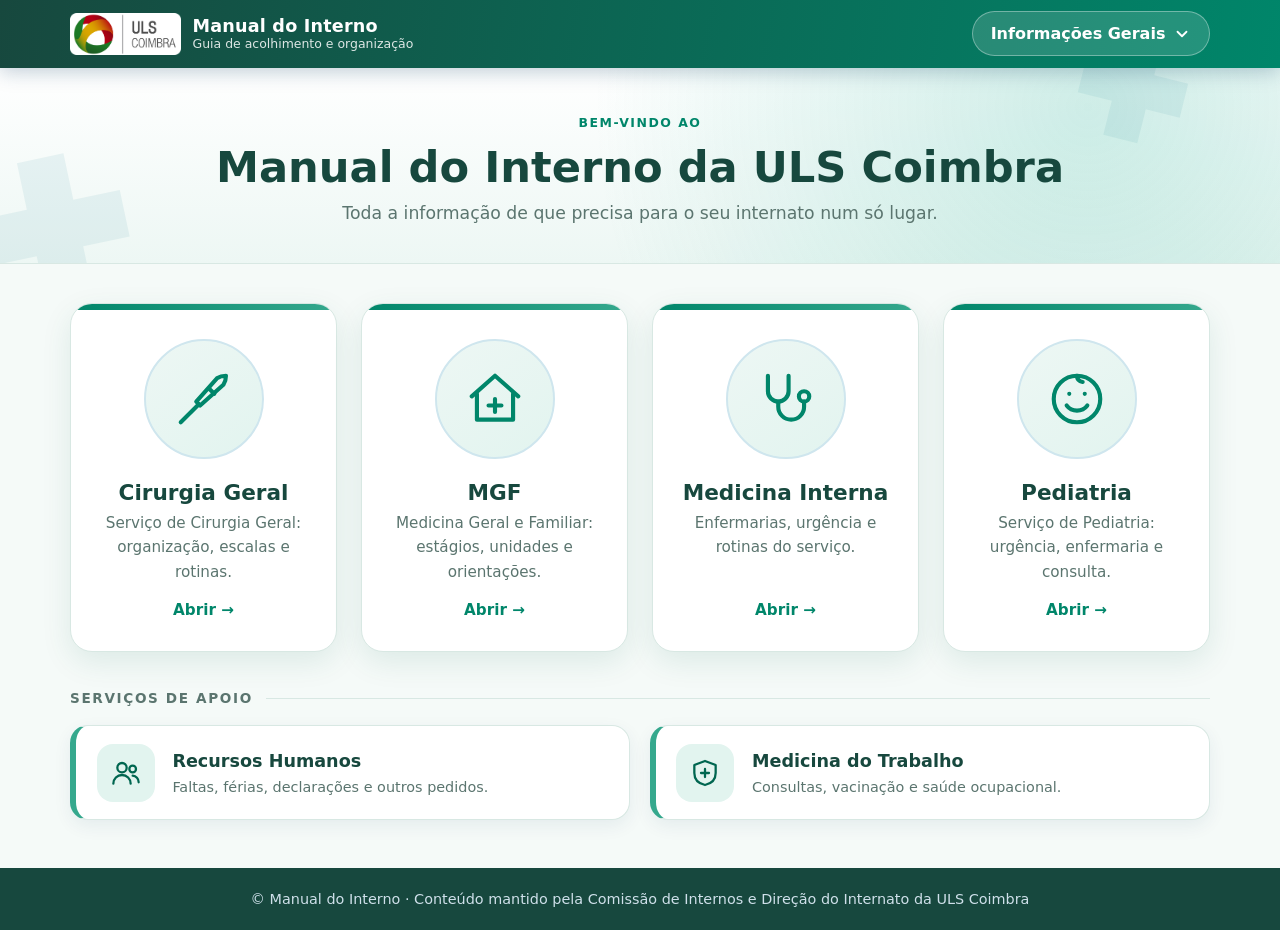
<file: index.html>
<!DOCTYPE html>
<html lang="pt-PT">
<head>
  <meta charset="utf-8">
  <meta name="viewport" content="width=device-width, initial-scale=1">
  <title>Manual do Interno</title>
  <meta name="description" content="Manual do Interno – informação de acolhimento e organização para médicos internos.">
  <link rel="icon" href="assets/favicon.svg" type="image/svg+xml">
  <link rel="stylesheet" href="assets/style.css">
</head>
<body>
  <a class="skip" href="#app">Saltar para o conteúdo</a>

  <header class="topbar">
    <div class="topbar__inner">
      <a class="brand" href="#/" aria-label="Manual do Interno – página inicial">
        <span class="brand__logo" aria-hidden="true">
          <img src="assets/ulscoimbra.png" alt="">
        </span>
        <span class="brand__text">
          <strong id="brand-name">Manual do Interno</strong>
          <small id="brand-sub"></small>
        </span>
      </a>

      <nav class="menu" aria-label="Menu principal">
        <button class="menu__btn" id="menu-btn" type="button" aria-haspopup="true" aria-expanded="false" aria-controls="menu-list">
          Informações Gerais
          <svg viewBox="0 0 24 24" aria-hidden="true"><path d="M6 9l6 6 6-6"/></svg>
        </button>
        <ul class="menu__list" id="menu-list" hidden></ul>
      </nav>
    </div>
  </header>

  <main id="app" tabindex="-1">
    <p class="loading">A carregar…</p>
  </main>

  <footer class="footer">
    <div class="footer__inner">
      <span id="footer-text"></span>
    </div>
  </footer>

  <script src="assets/app.js"></script>
</body>
</html>
</file>
<file: assets/style.css>
:root {
  --teal: #00866A;
  --teal-dark: #006650;
  --navy: #17483E;
  --mint: #35A88D;
  --mint-soft: #E2F4EF;
  --sky: #EDF7F4;
  --bg: #F5FAF8;
  --card: #ffffff;
  --text: #173D35;
  --muted: #5B756F;
  --line: #D8E8E3;
  --radius: 22px;
  --shadow: 0 10px 30px rgba(0, 102, 80, .10);
  --shadow-hover: 0 18px 40px rgba(0, 102, 80, .18);
}

* { box-sizing: border-box; }
html { scroll-behavior: smooth; }
body {
  margin: 0;
  font-family: "Segoe UI", system-ui, -apple-system, Roboto, "Helvetica Neue", Arial, sans-serif;
  color: var(--text);
  background: var(--bg);
  line-height: 1.6;
  min-height: 100vh;
  display: flex;
  flex-direction: column;
}
main { flex: 1; outline: none; }
a { color: var(--teal); }
.skip { position: absolute; left: -999px; top: 0; background: #fff; padding: .6rem 1rem; z-index: 100; }
.skip:focus { left: 8px; top: 8px; }
:focus-visible { outline: 3px solid var(--mint); outline-offset: 3px; border-radius: 6px; }

/* ---------- Top bar ---------- */
.topbar {
  position: sticky; top: 0; z-index: 50;
  background: linear-gradient(100deg, var(--navy), var(--teal));
  color: #fff;
  box-shadow: 0 4px 18px rgba(10, 61, 98, .25);
}
.topbar__inner {
  max-width: 1180px; margin: 0 auto; padding: .7rem 1.25rem;
  display: flex; align-items: center; justify-content: space-between; gap: 1rem;
}
.brand { display: flex; align-items: center; gap: .75rem; color: #fff; text-decoration: none; min-width: 0; }


.brand__logo {
  flex: none;
  height: 42px;
  display: flex;
  align-items: center;
}

.brand__logo img {
  display: block;
  height: 42px;
  width: auto;
  object-fit: contain;
}


.brand__text { display: flex; flex-direction: column; line-height: 1.2; min-width: 0; }
.brand__text strong { font-size: 1.1rem; letter-spacing: .2px; }
.brand__text small { opacity: .85; font-size: .78rem; white-space: nowrap; }

.menu { position: relative; }
.menu__btn {
  white-space: nowrap; flex: none;
  display: inline-flex; align-items: center; gap: .5rem;
  background: rgba(255, 255, 255, .14); color: #fff;
  border: 1px solid rgba(255, 255, 255, .35); border-radius: 999px;
  padding: .55rem 1.1rem; font: inherit; font-weight: 600; cursor: pointer;
  transition: background .2s;
}
.menu__btn:hover, .menu__btn[aria-expanded="true"] { background: rgba(255, 255, 255, .26); }
.menu__btn svg { width: 18px; height: 18px; fill: none; stroke: currentColor; stroke-width: 2.4; stroke-linecap: round; stroke-linejoin: round; transition: transform .2s; }
.menu__btn[aria-expanded="true"] svg { transform: rotate(180deg); }
.menu__list {
  position: absolute; right: 0; top: calc(100% + 10px);
  min-width: 270px; max-width: 86vw; margin: 0; padding: .5rem; list-style: none;
  background: #fff; color: var(--text); border-radius: 16px; box-shadow: var(--shadow-hover);
  border: 1px solid var(--line);
}
.menu__list[hidden] { display: none; }
.menu__list a {
  display: block; padding: .65rem .9rem; border-radius: 10px;
  color: var(--text); text-decoration: none; font-weight: 500;
}
.menu__list a:hover, .menu__list a:focus-visible { background: var(--sky); color: var(--teal-dark); }

/* ---------- Hero ---------- */
.hero {
  position: relative; overflow: hidden;
  background:
    radial-gradient(circle at 85% 20%, rgba(43, 179, 154, .22), transparent 45%),
    linear-gradient(180deg, #ffffff, var(--sky));
  border-bottom: 1px solid var(--line);
}
.hero::before, .hero::after {
  content: ""; position: absolute; width: 190px; height: 190px; opacity: .07;
  background: no-repeat center / contain url("data:image/svg+xml,%3Csvg xmlns='http://www.w3.org/2000/svg' viewBox='0 0 24 24'%3E%3Cpath fill='%230b7a8f' d='M9 3h6v6h6v6h-6v6H9v-6H3V9h6z'/%3E%3C/svg%3E");
}
.hero::before { left: -40px; bottom: -60px; transform: rotate(-12deg); }
.hero::after { right: 6%; top: -50px; width: 140px; height: 140px; transform: rotate(14deg); }
.hero__inner { position: relative; max-width: 1180px; margin: 0 auto; padding: 2.6rem 1.25rem 2.2rem; text-align: center; }
.hero h1 { margin: 0 0 .5rem; font-size: clamp(1.8rem, 4vw, 2.7rem); color: var(--navy); line-height: 1.15; }
.hero p { margin: 0 auto; max-width: 720px; color: var(--muted); font-size: 1.08rem; }
.hero--page .hero__inner { text-align: left; padding: 2rem 1.25rem 1.8rem; }
.hero--page p { margin: 0; }

.wrap { max-width: 1180px; margin: 0 auto; padding: 0 1.25rem; }

.eyebrow {
  display: inline-block; margin-bottom: .6rem;
  font-size: .78rem; font-weight: 700; letter-spacing: .12em; text-transform: uppercase; color: var(--teal);
}

/* ---------- Home: big area cards ---------- */
.areas { padding: 2.4rem 0 1.2rem; }
.areas__grid {
  display: grid; gap: 1.5rem;
  grid-template-columns: repeat(4, minmax(0, 1fr));
}
.area-card {
  display: flex; flex-direction: column; align-items: center; text-align: center;
  padding: 2.2rem 1.2rem 1.8rem; gap: .9rem;
  background: var(--card); border: 1px solid var(--line); border-radius: var(--radius);
  box-shadow: var(--shadow); text-decoration: none; color: var(--text);
  transition: transform .2s, box-shadow .2s, border-color .2s;
  position: relative; overflow: hidden;
}
.area-card::before {
  content: ""; position: absolute; inset: 0 0 auto 0; height: 6px;
  background: linear-gradient(90deg, var(--teal), var(--mint));
}
.area-card:hover, .area-card:focus-visible { transform: translateY(-6px); box-shadow: var(--shadow-hover); border-color: var(--mint); }
.area-card__icon {
  width: 120px; height: 120px; border-radius: 50%;
  display: grid; place-items: center;
  background: linear-gradient(145deg, var(--sky), var(--mint-soft));
  border: 2px solid #cfe6ee;
  transition: background .2s;
}
.area-card:hover .area-card__icon { background: linear-gradient(145deg, var(--teal), var(--mint)); }
.area-card__icon svg { width: 62px; height: 62px; fill: none; stroke: var(--teal); stroke-width: 1.6; stroke-linecap: round; stroke-linejoin: round; transition: stroke .2s; }
.area-card:hover .area-card__icon svg { stroke: #fff; }
.area-card h2 { margin: .2rem 0 0; font-size: 1.35rem; color: var(--navy); }
.area-card p { margin: 0; color: var(--muted); font-size: .95rem; }
.area-card__go { margin-top: auto; font-weight: 600; color: var(--teal); font-size: .95rem; }

/* ---------- Home: small support cards ---------- */
.support { padding: 1rem 0 3rem; }
.support h3 {
  margin: 0 0 1rem; font-size: .85rem; letter-spacing: .12em; text-transform: uppercase; color: var(--muted);
  display: flex; align-items: center; gap: .8rem;
}
.support h3::after { content: ""; flex: 1; height: 1px; background: var(--line); }
.support__grid { display: grid; gap: 1.2rem; grid-template-columns: repeat(2, minmax(0, 1fr)); }
.mini-card {
  display: flex; align-items: center; gap: 1.1rem; padding: 1.1rem 1.3rem;
  background: var(--card); border: 1px solid var(--line); border-left: 6px solid var(--mint);
  border-radius: 18px; text-decoration: none; color: var(--text);
  box-shadow: 0 6px 18px rgba(10, 61, 98, .07);
  transition: transform .2s, box-shadow .2s;
}
.mini-card:hover, .mini-card:focus-visible { transform: translateY(-3px); box-shadow: var(--shadow); }
.mini-card__icon { flex: none; width: 58px; height: 58px; border-radius: 16px; background: var(--mint-soft); display: grid; place-items: center; }
.mini-card__icon svg { width: 32px; height: 32px; fill: none; stroke: var(--teal-dark); stroke-width: 1.7; stroke-linecap: round; stroke-linejoin: round; }
.mini-card h2 { margin: 0; font-size: 1.1rem; color: var(--navy); }
.mini-card p { margin: .1rem 0 0; font-size: .9rem; color: var(--muted); }

/* ---------- Content pages ---------- */
.crumbs { margin-bottom: .8rem; font-size: .92rem; }
.crumbs a { text-decoration: none; font-weight: 600; }
.crumbs a:hover { text-decoration: underline; }
.page { padding: 2rem 0 3.5rem; display: grid; gap: 1.4rem; }
.panel {
  background: var(--card); border: 1px solid var(--line); border-radius: 18px;
  padding: 1.6rem 1.8rem; box-shadow: 0 6px 18px rgba(10, 61, 98, .06);
}
.panel > h2 {
  margin: 0 0 .8rem; font-size: 1.3rem; color: var(--navy);
  padding-left: .8rem; border-left: 5px solid var(--mint);
}
.panel img.cover { width: 100%; border-radius: 14px; margin-bottom: 1rem; }
.links { list-style: none; margin: 0; padding: 0; display: grid; gap: .6rem; }
.links a {
  display: flex; align-items: center; gap: .7rem; padding: .75rem 1rem;
  background: var(--sky); border-radius: 12px; text-decoration: none; font-weight: 600; color: var(--teal-dark);
}
.links a:hover { background: var(--mint-soft); }
.links svg { width: 20px; height: 20px; flex: none; fill: none; stroke: currentColor; stroke-width: 2; stroke-linecap: round; stroke-linejoin: round; }

.prose > :first-child { margin-top: 0; }
.prose > :last-child { margin-bottom: 0; }
.prose h1, .prose h2, .prose h3 { color: var(--navy); line-height: 1.25; }
.prose h3 { font-size: 1.1rem; }
.prose blockquote { margin: 1rem 0; padding: .6rem 1rem; background: var(--mint-soft); border-left: 4px solid var(--mint); border-radius: 0 10px 10px 0; }
.prose code { background: var(--sky); padding: .1rem .4rem; border-radius: 6px; font-size: .92em; }
.prose img { max-width: 100%; border-radius: 12px; }
.prose hr { border: 0; border-top: 1px solid var(--line); margin: 1.4rem 0; }
.prose ul, .prose ol { padding-left: 1.4rem; }

.notice { padding: 2rem; text-align: center; color: var(--muted); }
.error { background: #fff4f4; border: 1px solid #f1c3c3; color: #8a2b2b; padding: 1rem 1.2rem; border-radius: 12px; margin: 2rem auto; max-width: 720px; }
.loading { text-align: center; padding: 4rem 1rem; color: var(--muted); }

.footer { background: var(--navy); color: #cfe0ea; font-size: .9rem; }
.footer__inner { max-width: 1180px; margin: 0 auto; padding: 1.2rem 1.25rem; text-align: center; }

/* ---------- Responsive ---------- */
@media (max-width: 1020px) {
  .areas__grid { grid-template-columns: repeat(2, minmax(0, 1fr)); }
}
@media (max-width: 640px) {
  .areas__grid, .support__grid { grid-template-columns: 1fr; }
  .brand__text small { display: none; }
  .menu__btn { padding: .45rem .8rem; font-size: .85rem; }
  .brand__text strong { font-size: .95rem; }
  .topbar__inner { padding: .6rem 1rem; }
  .area-card { flex-direction: row; text-align: left; padding: 1.2rem; }
  .area-card__icon { width: 84px; height: 84px; flex: none; }
  .area-card__icon svg { width: 44px; height: 44px; }
  .area-card__go { display: none; }
  .panel { padding: 1.2rem; }
}
@media (prefers-reduced-motion: reduce) { * { transition: none !important; scroll-behavior: auto !important; } }
@media print { .topbar, .footer, .crumbs { display: none; } body { background: #fff; } .panel { box-shadow: none; } }
</file>
